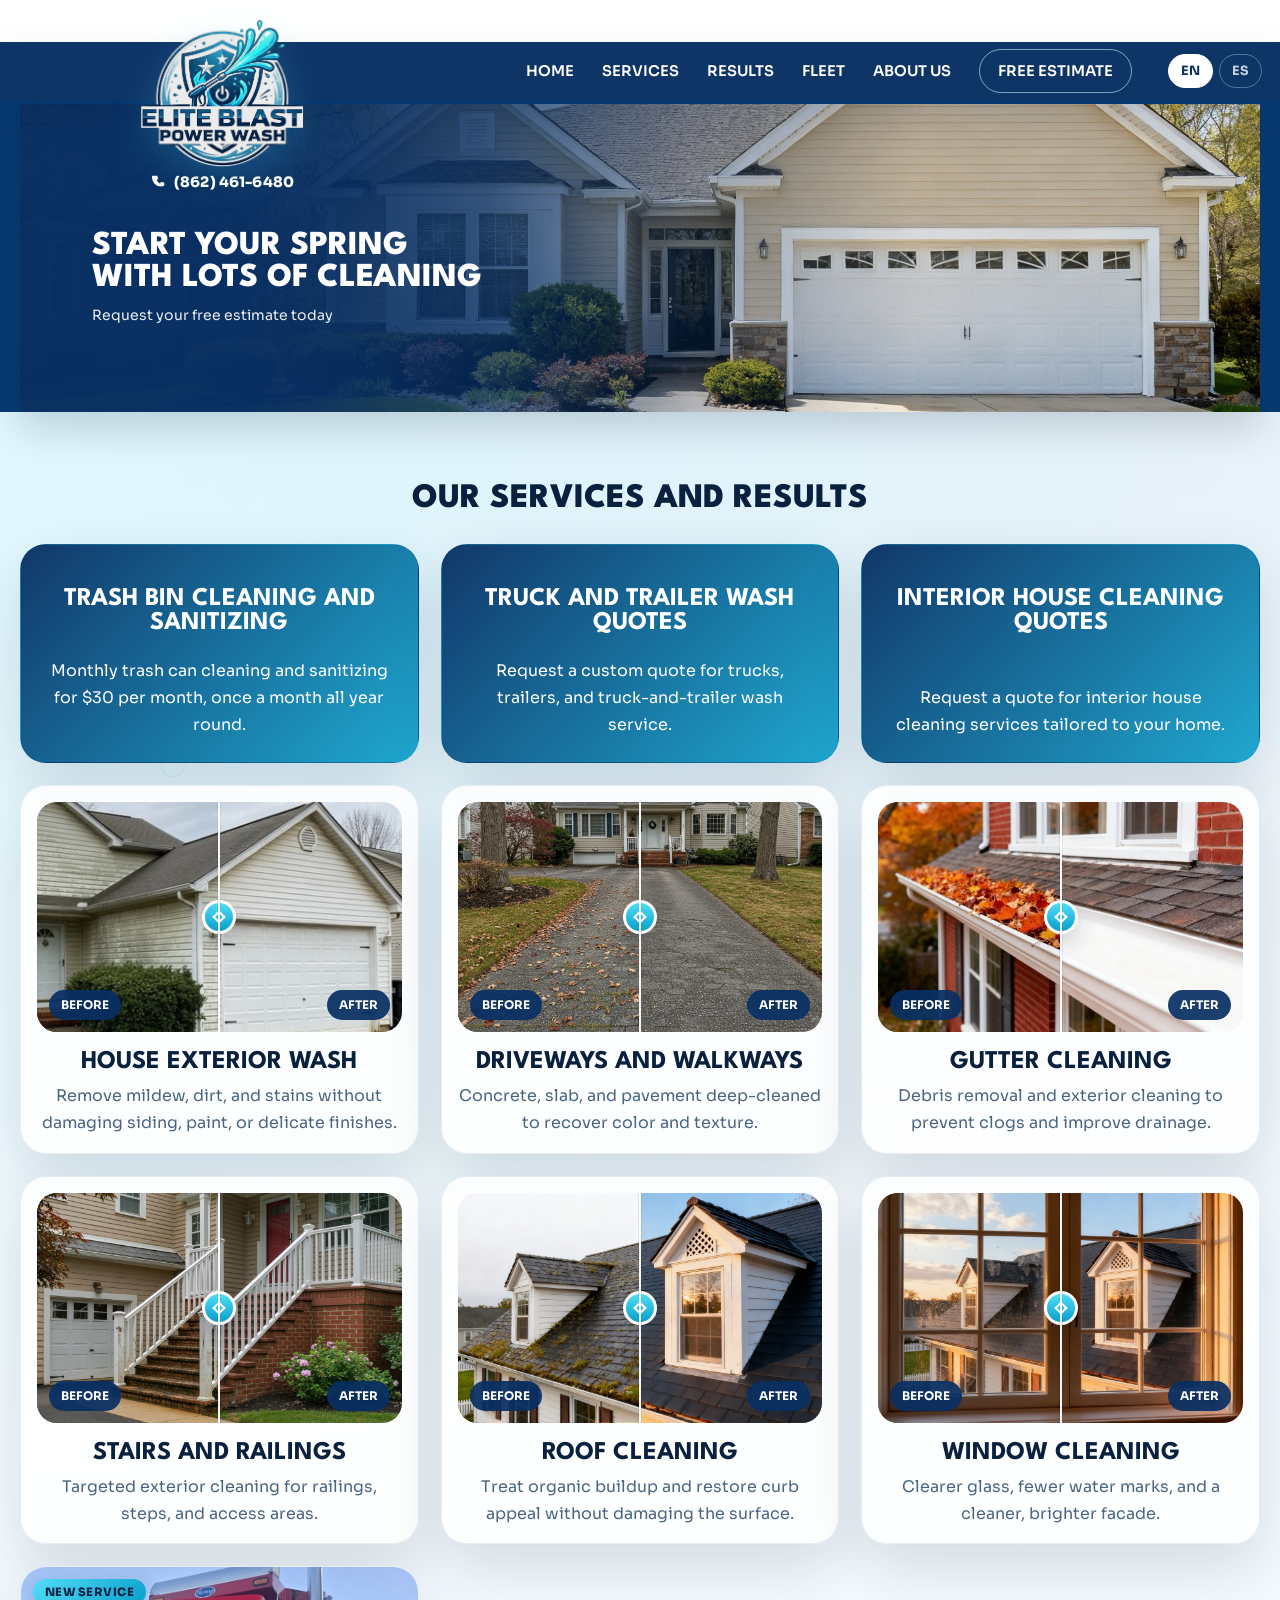
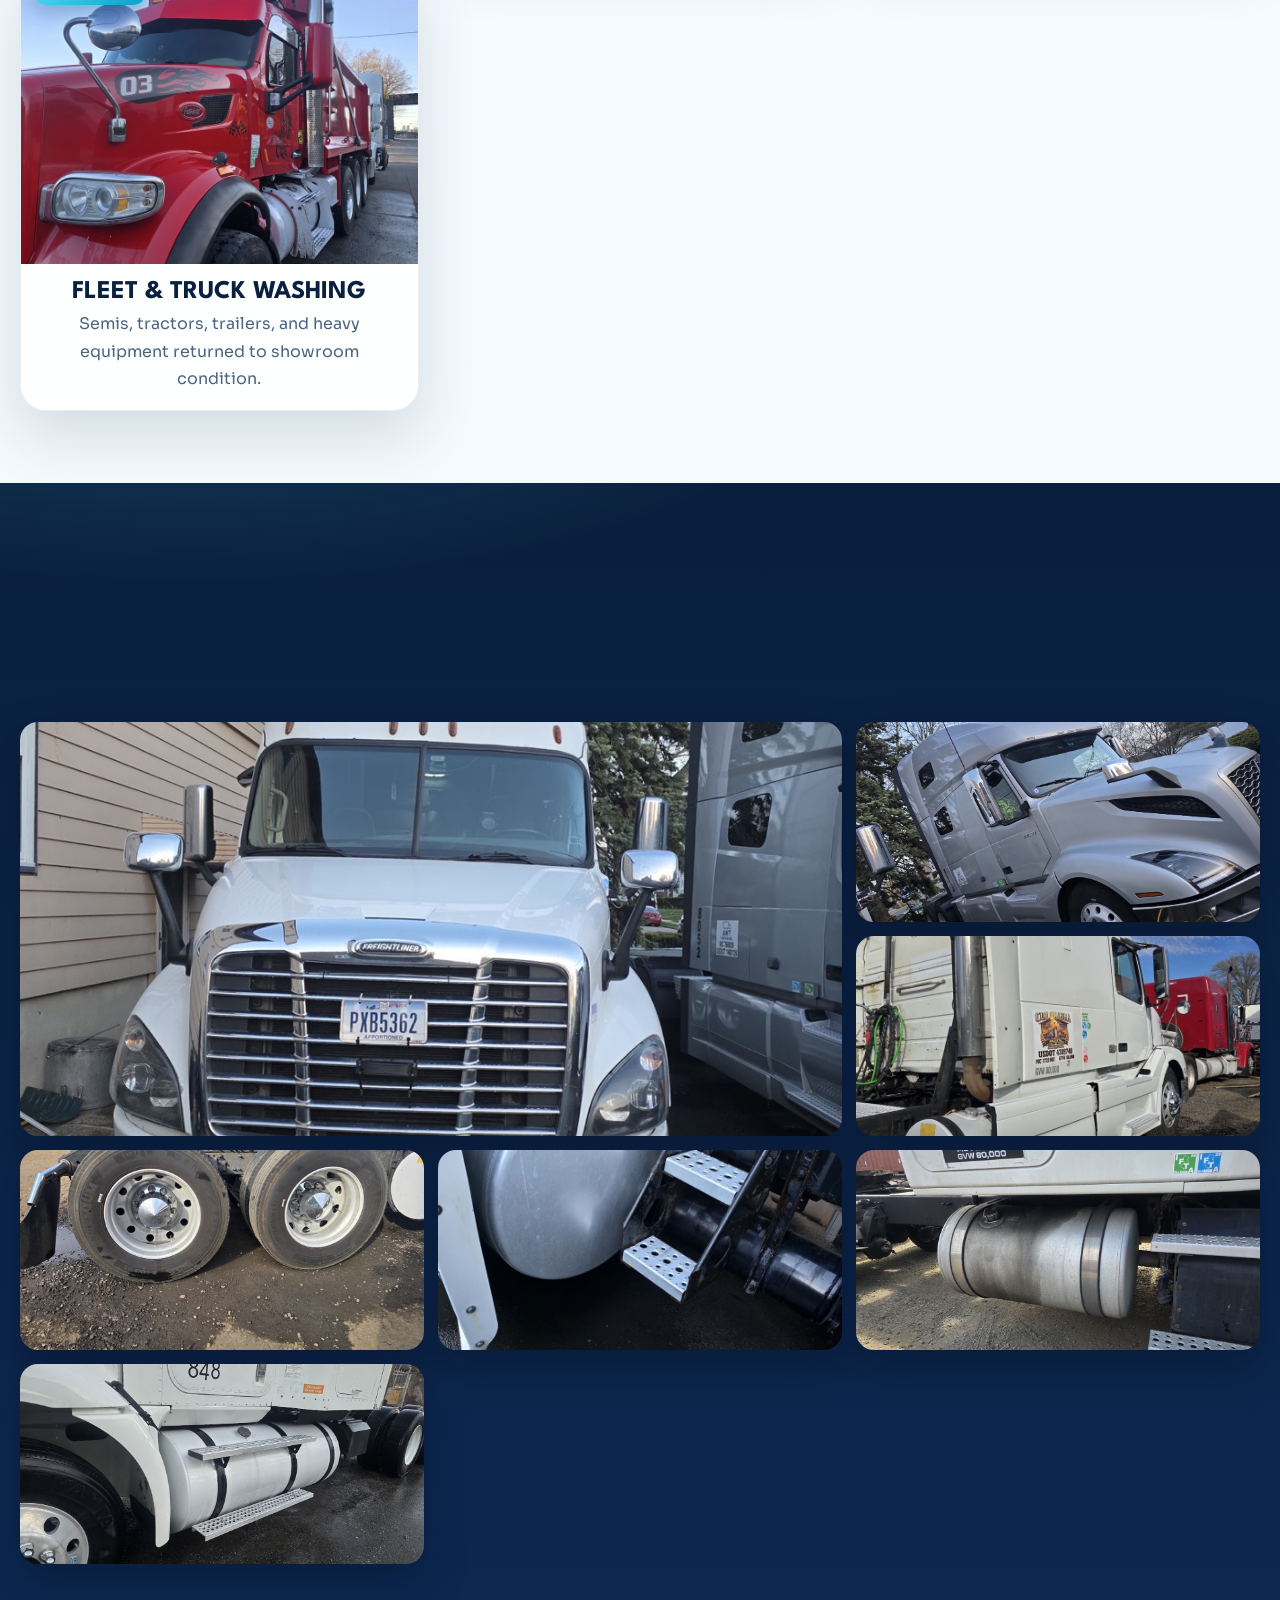
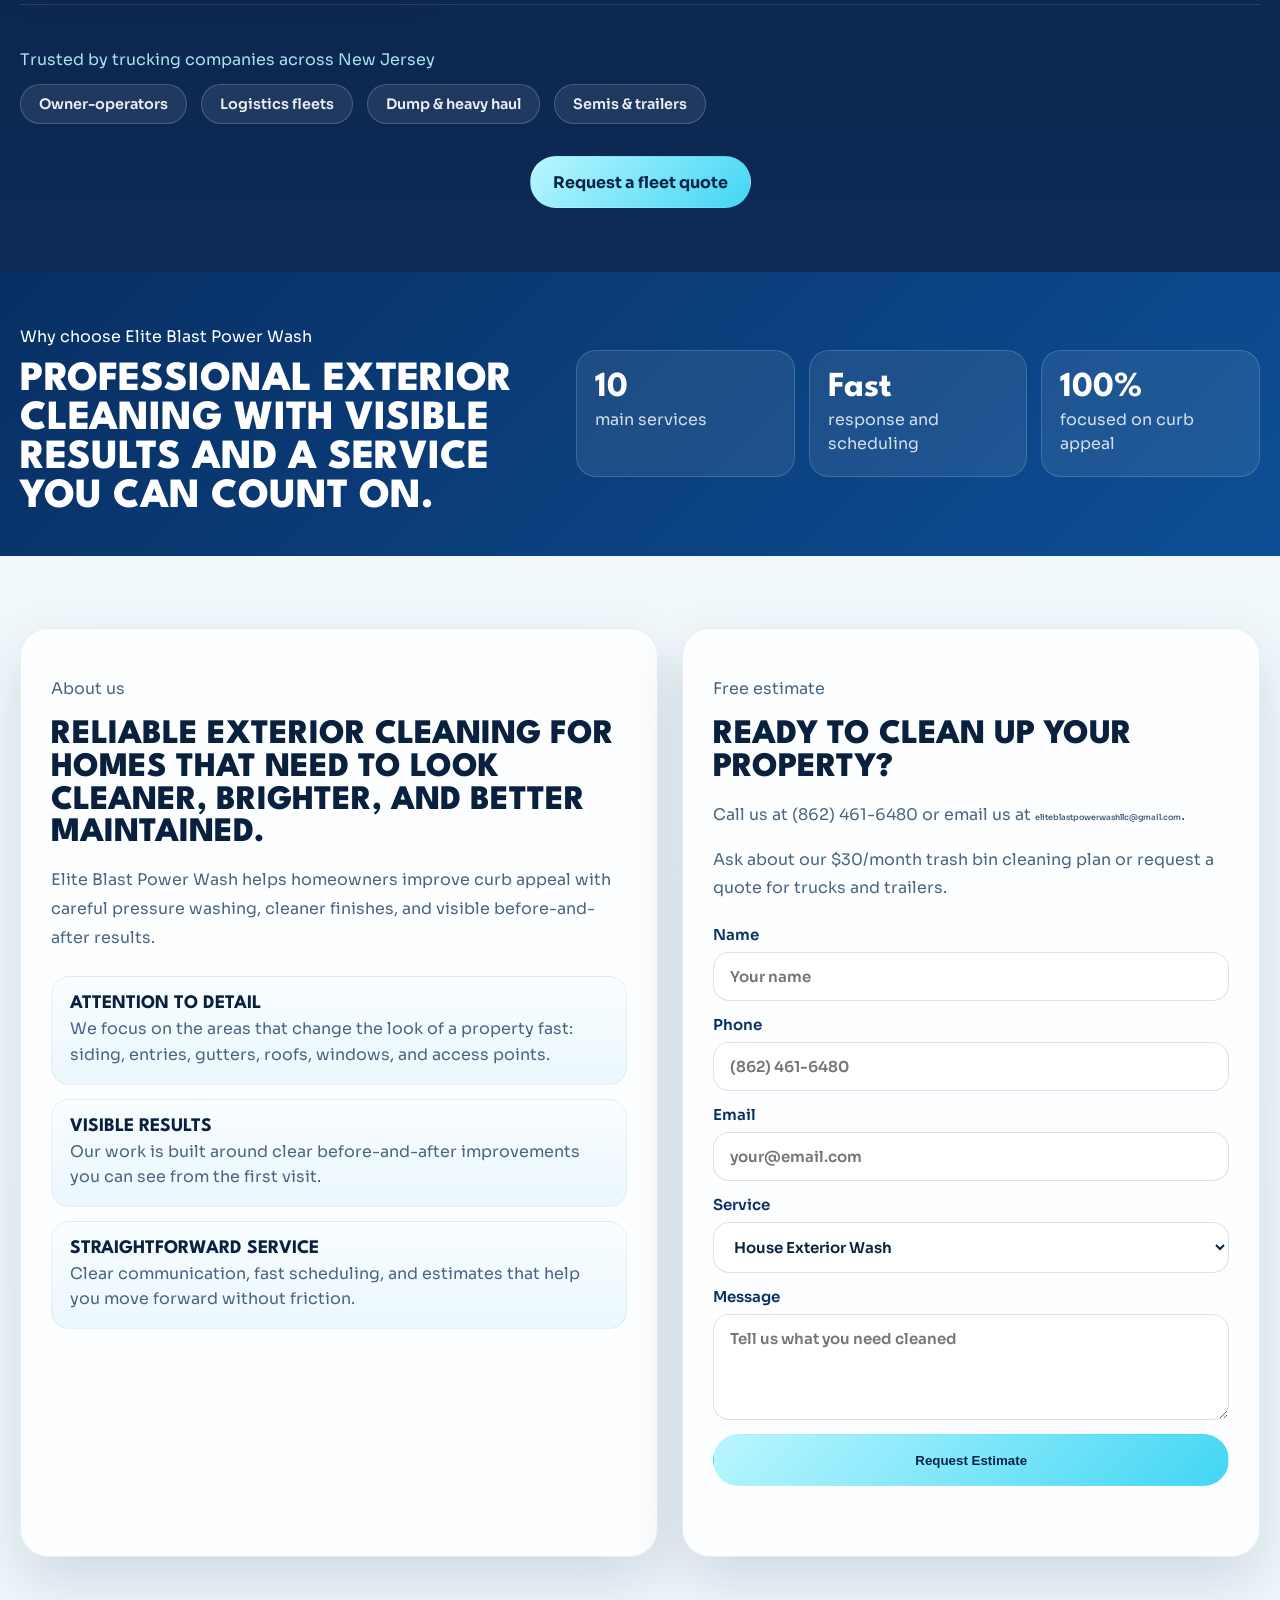
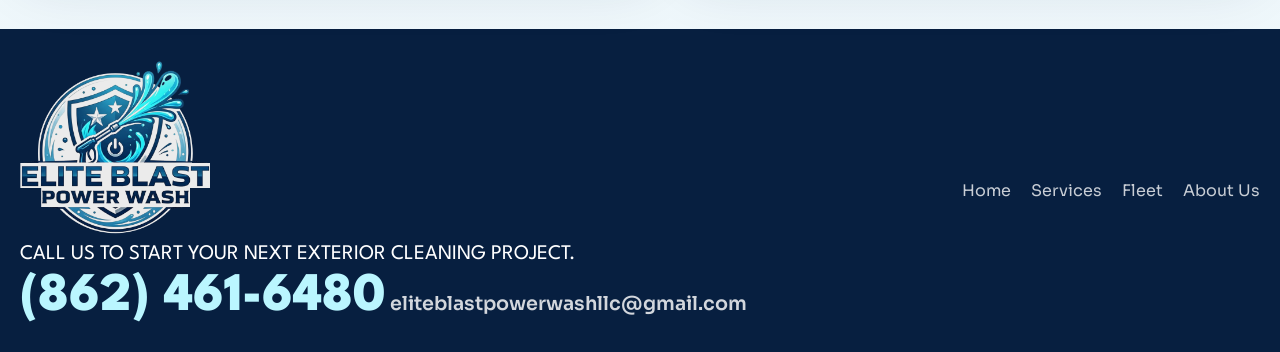
<file: index.html>
<!DOCTYPE html>
<html lang="en">
  <head>
    <meta charset="UTF-8" />
    <meta name="viewport" content="width=device-width, initial-scale=1.0" />
    <title>Elite Blast Power Wash</title>
    <meta
      name="description"
      content="Professional exterior cleaning for homes, driveways, gutters, roofs, windows, and more."
    />
    <link rel="preconnect" href="https://fonts.googleapis.com" />
    <link rel="preconnect" href="https://fonts.gstatic.com" crossorigin />
    <link
      href="https://fonts.googleapis.com/css2?family=League+Spartan:wght@400;500;700;800&family=Sora:wght@400;500;600;700&display=swap"
      rel="stylesheet"
    />
    <link rel="stylesheet" href="styles.css?v=20260417-1" />
    <script>
      window.dataLayer = window.dataLayer || [];
    </script>
  </head>
  <body>
    <!-- Hostinger deploy trigger -->
    <div class="page-shell">
      <header class="site-header">
        <div class="header-top-strip" aria-hidden="true"></div>
        <div class="container nav-wrap">
          <a class="brand" href="#inicio" aria-label="Elite Blast Power Wash">
            <img class="brand-logo" src="assets/logo-elite-blast.png" alt="Elite Blast Power Wash" />
            <span class="brand-phone">
              <svg viewBox="0 0 24 24" aria-hidden="true" class="brand-phone-icon">
                <path
                  d="M7.2 2.6h3.1c.5 0 .9.3 1 .8l.7 3.2c.1.4 0 .9-.4 1.1L9.8 9.1a14.3 14.3 0 0 0 5.1 5.1l1.4-1.8c.3-.4.7-.5 1.1-.4l3.2.7c.5.1.8.5.8 1v3.1c0 .6-.5 1.1-1.1 1.1C10.5 21 3 13.5 3 3.7c0-.6.5-1.1 1.1-1.1h3.1Z"
                  fill="currentColor"
                />
              </svg>
              <span class="phone-number" data-phone-display data-phone-en="(862) 461-6480" data-phone-es="(201) 589-7668">(862) 461-6480</span>
            </span>
          </a>

          <button class="menu-toggle" type="button" aria-expanded="false" aria-label="Open menu">
            <span></span>
            <span></span>
            <span></span>
          </button>

          <nav class="site-nav">
            <a href="#inicio" data-i18n="nav.home">Home</a>
            <a href="#servicios" data-i18n="nav.services">Services</a>
            <a href="#resultados" data-i18n="nav.results">Results</a>
            <a href="#fleet" data-i18n="nav.fleet">Fleet</a>
            <a href="#nosotros" data-i18n="nav.about">About Us</a>
            <a href="#contacto" class="nav-cta" data-i18n="nav.cta">Free Estimate</a>
          </nav>
          <div class="language-switcher" aria-label="Language switcher">
            <button type="button" class="lang-button is-active" data-lang="en">EN</button>
            <button type="button" class="lang-button" data-lang="es">ES</button>
          </div>
        </div>
      </header>

      <main>
        <section class="hero" id="inicio">
          <div class="container hero-stage" data-reveal>
            <img src="assets/hero-house.jpeg" alt="Clean suburban house exterior" class="hero-photo" />
            <div class="hero-copy">
              <h1 data-i18n-html="hero.title">Start your spring<br />with lots of cleaning</h1>
              <p class="hero-subtitle" data-i18n="hero.subtitle">Request your free estimate today</p>
            </div>
          </div>
        </section>

        <section class="services" id="servicios">
          <div class="container">
            <div class="section-heading" data-reveal>
              <h2 data-i18n="services.title">Our services and results</h2>
            </div>

            <div class="service-featured-grid">
              <article class="service-card service-card-featured" data-reveal>
                <h3 data-i18n="cards.bin.title">Trash Bin Cleaning and Sanitizing</h3>
                <p data-i18n="cards.bin.copy">Monthly trash can cleaning and sanitizing for $30 per month, once a month all year round.</p>
              </article>

              <article class="service-card service-card-featured" data-reveal>
                <h3 data-i18n="cards.truck.title">Truck and Trailer Wash Quotes</h3>
                <p data-i18n="cards.truck.copy">Request a custom quote for trucks, trailers, and truck-and-trailer wash service.</p>
              </article>

              <article class="service-card service-card-featured" data-reveal>
                <h3 data-i18n="cards.interior.title">Interior House Cleaning Quotes</h3>
                <p data-i18n="cards.interior.copy">Request a quote for interior house cleaning services tailored to your home.</p>
              </article>
            </div>

            <div class="service-grid" id="resultados">
              <article class="service-card" data-reveal>
                <div class="comparison comparison-real" data-before-after style="--split: 50%;">
                  <img
                    src="assets/house-before.jpeg"
                    alt="Antes del lavado exterior de la casa"
                    class="comparison-image comparison-image-base"
                  />
                  <div class="comparison-overlay">
                    <img
                      src="assets/house-after.jpeg"
                      alt="Después del lavado exterior de la casa"
                      class="comparison-image"
                    />
                  </div>
                  <span class="tag tag-left" data-i18n="compare.before">Before</span>
                  <span class="tag tag-right" data-i18n="compare.after">After</span>
                  <div class="split-handle"></div>
                  <input
                    class="comparison-range"
                    type="range"
                    min="0"
                    max="100"
                    value="50"
                    aria-label="Compare before and after"
                  />
                </div>
                <h3 data-i18n="cards.house.title">House Exterior Wash</h3>
                <p data-i18n="cards.house.copy">Remove mildew, dirt, and stains without damaging siding, paint, or delicate finishes.</p>
              </article>

              <article class="service-card" data-reveal>
                <div class="comparison comparison-real" data-before-after style="--split: 50%;">
                  <img
                    src="assets/entrada-after.jpeg"
                    alt="Comparativa antes y después de limpieza de driveway"
                    class="comparison-image comparison-image-base"
                  />
                  <div class="comparison-overlay">
                    <img
                      src="assets/entrada-before.jpeg"
                      alt="Comparativa antes y después de limpieza de driveway"
                      class="comparison-image"
                    />
                  </div>
                  <span class="tag tag-left" data-i18n="compare.before">Before</span>
                  <span class="tag tag-right" data-i18n="compare.after">After</span>
                  <div class="split-handle"></div>
                  <input
                    class="comparison-range"
                    type="range"
                    min="0"
                    max="100"
                    value="50"
                    aria-label="Compare before and after"
                  />
                </div>
                <h3 data-i18n="cards.driveway.title">Driveways and Walkways</h3>
                <p data-i18n="cards.driveway.copy">Concrete, slab, and pavement deep-cleaned to recover color and texture.</p>
              </article>

              <article class="service-card" data-reveal>
                <div class="comparison comparison-real" data-before-after style="--split: 50%;">
                  <img
                    src="assets/canalon-after.jpeg"
                    alt="Comparativa antes y después de limpieza de canalones"
                    class="comparison-image comparison-image-base"
                  />
                  <div class="comparison-overlay">
                    <img
                      src="assets/canalon-before.jpeg"
                      alt="Comparativa antes y después de limpieza de canalones"
                      class="comparison-image"
                    />
                  </div>
                  <span class="tag tag-left" data-i18n="compare.before">Before</span>
                  <span class="tag tag-right" data-i18n="compare.after">After</span>
                  <div class="split-handle"></div>
                  <input
                    class="comparison-range"
                    type="range"
                    min="0"
                    max="100"
                    value="50"
                    aria-label="Compare before and after"
                  />
                </div>
                <h3 data-i18n="cards.gutter.title">Gutter Cleaning</h3>
                <p data-i18n="cards.gutter.copy">Debris removal and exterior cleaning to prevent clogs and improve drainage.</p>
              </article>

              <article class="service-card" data-reveal>
                <div class="comparison comparison-real" data-before-after style="--split: 50%;">
                  <img
                    src="assets/escaleras-after.jpeg"
                    alt="Comparativa antes y después en escaleras y railings"
                    class="comparison-image comparison-image-base"
                  />
                  <div class="comparison-overlay">
                    <img
                      src="assets/escaleras-before.jpeg"
                      alt="Comparativa antes y después en escaleras y railings"
                      class="comparison-image"
                    />
                  </div>
                  <span class="tag tag-left" data-i18n="compare.before">Before</span>
                  <span class="tag tag-right" data-i18n="compare.after">After</span>
                  <div class="split-handle"></div>
                  <input
                    class="comparison-range"
                    type="range"
                    min="0"
                    max="100"
                    value="50"
                    aria-label="Compare before and after"
                  />
                </div>
                <h3 data-i18n="cards.stairs.title">Stairs and Railings</h3>
                <p data-i18n="cards.stairs.copy">Targeted exterior cleaning for railings, steps, and access areas.</p>
              </article>

              <article class="service-card" data-reveal>
                <div class="comparison comparison-real" data-before-after style="--split: 50%;">
                  <img
                    src="assets/tejado-after.jpeg"
                    alt="Comparativa antes y después de limpieza de techo"
                    class="comparison-image comparison-image-base"
                  />
                  <div class="comparison-overlay">
                    <img
                      src="assets/tejado-before.jpeg"
                      alt="Comparativa antes y después de limpieza de techo"
                      class="comparison-image"
                    />
                  </div>
                  <span class="tag tag-left" data-i18n="compare.before">Before</span>
                  <span class="tag tag-right" data-i18n="compare.after">After</span>
                  <div class="split-handle"></div>
                  <input
                    class="comparison-range"
                    type="range"
                    min="0"
                    max="100"
                    value="50"
                    aria-label="Compare before and after"
                  />
                </div>
                <h3 data-i18n="cards.roof.title">Roof Cleaning</h3>
                <p data-i18n="cards.roof.copy">Treat organic buildup and restore curb appeal without damaging the surface.</p>
              </article>

              <article class="service-card" data-reveal>
                <div class="comparison comparison-real" data-before-after style="--split: 50%;">
                  <img
                    src="assets/ventana-after.jpeg"
                    alt="Comparativa antes y después de limpieza de ventanas"
                    class="comparison-image comparison-image-base"
                  />
                  <div class="comparison-overlay">
                    <img
                      src="assets/ventana-before.jpeg"
                      alt="Comparativa antes y después de limpieza de ventanas"
                      class="comparison-image"
                    />
                  </div>
                  <span class="tag tag-left" data-i18n="compare.before">Before</span>
                  <span class="tag tag-right" data-i18n="compare.after">After</span>
                  <div class="split-handle"></div>
                  <input
                    class="comparison-range"
                    type="range"
                    min="0"
                    max="100"
                    value="50"
                    aria-label="Compare before and after"
                  />
                </div>
                <h3 data-i18n="cards.window.title">Window Cleaning</h3>
                <p data-i18n="cards.window.copy">Clearer glass, fewer water marks, and a cleaner, brighter facade.</p>
              </article>

              <a href="#fleet" class="service-card service-card-fleet" data-reveal>
                <div class="fleet-preview">
                  <img
                    src="assets/truck-hero.jpeg?v=20260417-1"
                    alt="Peterbilt tractor after professional wash"
                    class="fleet-preview-image"
                    loading="lazy"
                  />
                  <span class="fleet-preview-badge" data-i18n="fleet.badge">New service</span>
                </div>
                <h3 data-i18n="cards.fleet.title">Fleet &amp; Truck Washing</h3>
                <p data-i18n="cards.fleet.copy">Semis, tractors, trailers, and heavy equipment returned to showroom condition.</p>
              </a>

            </div>
          </div>
        </section>

        <section class="fleet-showcase" id="fleet">
          <div class="container">
            <div class="section-heading" data-reveal>
              <p class="eyebrow" data-i18n="fleet.eyebrow">Fleet &amp; commercial</p>
              <h2 data-i18n="fleet.title">Built to make your fleet shine</h2>
              <p class="fleet-lead" data-i18n="fleet.lead">From single tractors to full fleets, we wash the detail your drivers notice: cabs, grilles, mirrors, tanks, wheels, steps, and trailers.</p>
            </div>
            <div class="fleet-gallery" data-reveal>
              <figure class="fleet-item fleet-item-wide">
                <img src="assets/truck-front.jpeg?v=20260417-1" alt="Freightliner tractor front after detail wash" loading="lazy" />
              </figure>
              <figure class="fleet-item">
                <img src="assets/truck-volvo.jpeg?v=20260417-1" alt="Volvo tractor polished silver" loading="lazy" />
              </figure>
              <figure class="fleet-item">
                <img src="assets/truck-rear.jpeg?v=20260417-1" alt="Freightliner sleeper washed clean" loading="lazy" />
              </figure>
              <figure class="fleet-item">
                <img src="assets/truck-wheels.jpeg?v=20260417-1" alt="Drive axle tires and wheels cleaned" loading="lazy" />
              </figure>
              <figure class="fleet-item">
                <img src="assets/truck-tank.jpeg?v=20260417-1" alt="Polished aluminum air tank" loading="lazy" />
              </figure>
              <figure class="fleet-item">
                <img src="assets/truck-fuel.jpeg?v=20260417-1" alt="Bright aluminum fuel tank" loading="lazy" />
              </figure>
              <figure class="fleet-item">
                <img src="assets/truck-steps.jpeg?v=20260417-1" alt="Clean tractor fuel tank and steps" loading="lazy" />
              </figure>
            </div>
            <div class="trusted-by" data-reveal>
              <p class="eyebrow" data-i18n="fleet.trusted">Trusted by trucking companies across New Jersey</p>
              <ul class="trusted-list">
                <li data-i18n="fleet.cat.owner">Owner-operators</li>
                <li data-i18n="fleet.cat.logistics">Logistics fleets</li>
                <li data-i18n="fleet.cat.dump">Dump &amp; heavy haul</li>
                <li data-i18n="fleet.cat.semis">Semis &amp; trailers</li>
              </ul>
            </div>
            <div class="fleet-cta" data-reveal>
              <a href="#contacto" class="button button-primary" data-i18n="fleet.cta">Request a fleet quote</a>
            </div>
          </div>
        </section>

        <section class="trust-band">
          <div class="container trust-grid" data-reveal>
            <div>
              <p class="eyebrow" data-i18n="trust.eyebrow">Why choose Elite Blast Power Wash</p>
              <h2 data-i18n="trust.title">Professional exterior cleaning with visible results and a service you can count on.</h2>
            </div>
            <div class="trust-metrics">
              <div>
                <strong>10</strong>
                <span data-i18n="trust.metric1">main services</span>
              </div>
              <div>
                <strong data-i18n="trust.metric2Value">Fast</strong>
                <span data-i18n="trust.metric2">response and scheduling</span>
              </div>
              <div>
                <strong>100%</strong>
                <span data-i18n="trust.metric3">focused on curb appeal</span>
              </div>
            </div>
          </div>
        </section>

        <section class="about-contact" id="nosotros">
          <div class="container about-contact-grid">
            <div class="about-panel" data-reveal>
              <p class="eyebrow" data-i18n="about.eyebrow">About us</p>
              <h2 data-i18n="about.title">Elite Blast Power Wash presents itself as a clean, technical, and reliable brand.</h2>
              <p>
                <span data-i18n="about.copy">This direction takes the strongest elements from your references: deep blue, aqua accents, before-and-after focus, direct messaging, and a premium-clean feel.</span>
              </p>
              <div class="feature-list">
                <div>
                  <strong data-i18n="about.feature1.title">Recognizable branding</strong>
                  <span data-i18n="about.feature1.copy">The real logo is now integrated into the main conversion points.</span>
                </div>
                <div>
                  <strong data-i18n="about.feature2.title">Clear services</strong>
                  <span data-i18n="about.feature2.copy">Eight main service categories stay visible without overloading the home page.</span>
                </div>
                <div>
                  <strong data-i18n="about.feature3.title">Direct conversion</strong>
                  <span data-i18n="about.feature3.copy">Buttons, phone, and form are aligned with the commercial goal.</span>
                </div>
              </div>
            </div>

            <section class="contact-panel" id="contacto" data-reveal>
              <p class="eyebrow" data-i18n="contact.eyebrow">Free estimate</p>
              <h2 data-i18n="contact.title">Ready for a production-ready version?</h2>
              <p><span data-i18n="contact.copy">Call us at</span> <a href="tel:+18624616480" data-phone-link data-phone-href-en="tel:+18624616480" data-phone-href-es="tel:+12015897668"><span data-phone-display data-phone-en="(862) 461-6480" data-phone-es="(201) 589-7668">(862) 461-6480</span></a> <span data-i18n="contact.copy2">or email us at</span> <a class="contact-email" href="mailto:eliteblastpowerwashllc@gmail.com">eliteblastpowerwashllc@gmail.com</a>.</p>
              <p data-i18n="contact.copy3">Ask about our $30/month trash bin cleaning plan or request a quote for trucks and trailers.</p>

              <form class="contact-form" action="contact.php" method="post" novalidate>
                <label>
                  <span data-i18n="form.name">Name</span>
                  <input type="text" name="name" placeholder="Your name" data-i18n-placeholder="form.namePlaceholder" required />
                </label>
                <label>
                  <span data-i18n="form.phone">Phone</span>
                  <input type="tel" name="phone" placeholder="(862) 461-6480" data-i18n-placeholder="form.phonePlaceholder" required />
                </label>
                <label>
                  <span data-i18n="form.email">Email</span>
                  <input type="email" name="email" placeholder="your@email.com" data-i18n-placeholder="form.emailPlaceholder" required />
                </label>
                <label>
                  <span data-i18n="form.service">Service</span>
                  <select name="service" required>
                    <option data-i18n="cards.house.title">House Exterior Wash</option>
                    <option data-i18n="cards.driveway.title">Driveways and Walkways</option>
                    <option data-i18n="cards.gutter.title">Gutter Cleaning</option>
                    <option data-i18n="cards.stairs.title">Stairs and Railings</option>
                    <option data-i18n="cards.roof.title">Roof Cleaning</option>
                    <option data-i18n="cards.window.title">Window Cleaning</option>
                    <option data-i18n="cards.fleet.title">Fleet &amp; Truck Washing</option>
                    <option data-i18n="cards.bin.title">Trash Bin Cleaning and Sanitizing</option>
                    <option data-i18n="cards.truck.title">Truck and Trailer Wash Quotes</option>
                    <option data-i18n="cards.interior.title">Interior House Cleaning Quotes</option>
                  </select>
                </label>
                <label>
                  <span data-i18n="form.message">Message</span>
                  <textarea name="message" rows="4" placeholder="Tell us what you need cleaned" data-i18n-placeholder="form.messagePlaceholder" required></textarea>
                </label>
                <input type="text" name="company" tabindex="-1" autocomplete="off" class="contact-honeypot" aria-hidden="true" />
                <div class="turnstile-wrap" hidden>
                  <div class="cf-turnstile"></div>
                </div>
                <button type="submit" class="button button-primary" data-i18n="form.submit">Request Estimate</button>
                <p class="form-status" aria-live="polite"></p>
              </form>
            </section>
          </div>
        </section>
      </main>

      <footer class="site-footer">
        <div class="container footer-wrap">
          <div>
            <img src="assets/logo-elite-blast.png" alt="Elite Blast Power Wash" class="footer-logo" />
            <p class="footer-cta" data-i18n="footer.cta">Call us to start your next exterior cleaning project.</p>
            <a class="footer-phone" href="tel:+18624616480" data-phone-link data-phone-href-en="tel:+18624616480" data-phone-href-es="tel:+12015897668"><span data-phone-display data-phone-en="(862) 461-6480" data-phone-es="(201) 589-7668">(862) 461-6480</span></a>
            <a class="footer-email" href="mailto:eliteblastpowerwashllc@gmail.com">eliteblastpowerwashllc@gmail.com</a>
          </div>
          <div class="footer-links">
            <a href="#inicio" data-i18n="nav.home">Home</a>
            <a href="#servicios" data-i18n="nav.services">Services</a>
            <a href="#fleet" data-i18n="nav.fleet">Fleet</a>
            <a href="#nosotros" data-i18n="nav.about">About Us</a>
          </div>
        </div>
      </footer>
    </div>

    <script src="script.js?v=20260417-1"></script>
  </body>
</html>
</file>
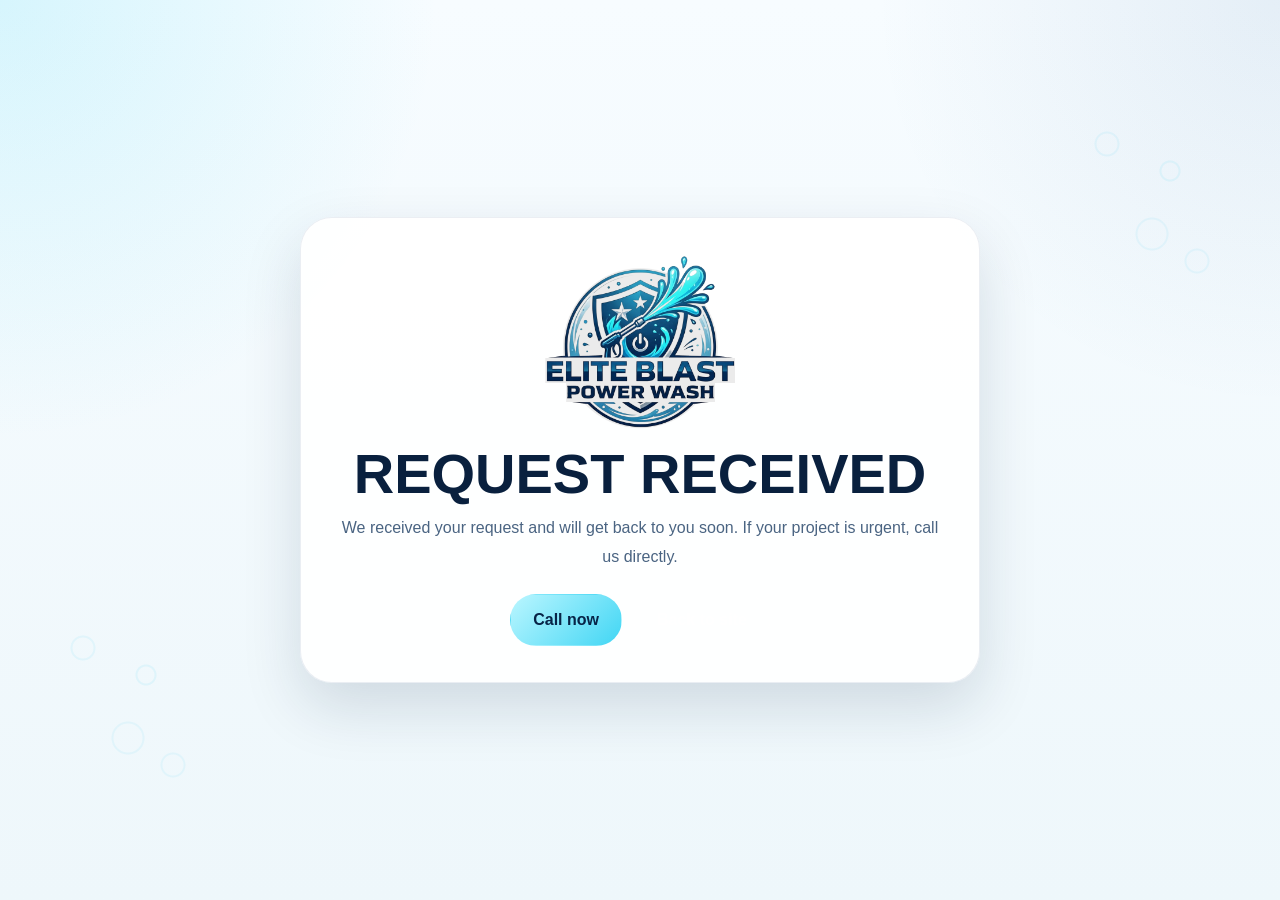
<file: thank-you.html>
<!DOCTYPE html>
<html lang="en">
  <head>
    <meta charset="UTF-8" />
    <meta name="viewport" content="width=device-width, initial-scale=1.0" />
    <title>Thank you | Elite Blast Power Wash</title>
    <meta name="description" content="Thank you for contacting Elite Blast Power Wash." />
    <link rel="stylesheet" href="styles.css" />
    <style>
      .thanks-shell {
        min-height: 100vh;
        display: grid;
        place-items: center;
        padding: 32px 16px;
      }

      .thanks-card {
        width: min(680px, 100%);
        padding: 36px;
        border-radius: 32px;
        background: rgba(255, 255, 255, 0.92);
        border: 1px solid rgba(8, 47, 99, 0.08);
        box-shadow: var(--shadow);
        text-align: center;
      }

      .thanks-card h1 {
        margin: 0 0 14px;
        font-family: "League Spartan", sans-serif;
        font-size: clamp(2.3rem, 5vw, 3.5rem);
        line-height: 0.95;
        text-transform: uppercase;
      }

      .thanks-card p {
        margin: 0 0 22px;
        color: var(--muted);
        line-height: 1.8;
      }

      .thanks-actions {
        display: flex;
        justify-content: center;
        gap: 12px;
        flex-wrap: wrap;
      }
    </style>
  </head>
  <body>
    <main class="thanks-shell">
      <section class="thanks-card">
        <img src="assets/logo-elite-blast.png" alt="Elite Blast Power Wash" class="footer-logo" style="margin: 0 auto 18px;" />
        <h1 id="thanks-title">Request received</h1>
        <p id="thanks-copy">We received your request and will get back to you soon. If your project is urgent, call us directly.</p>
        <div class="thanks-actions">
          <a class="button button-primary" href="tel:+12015897668" id="thanks-call">Call now</a>
          <a class="button button-secondary" href="index.html" id="thanks-home">Back to site</a>
        </div>
      </section>
    </main>
    <script>
      const lang = new URLSearchParams(window.location.search).get("lang") === "es" ? "es" : "en";
      const copy = {
        en: {
          title: "Request received",
          body: "We received your request and will get back to you soon. If your project is urgent, call us directly.",
          call: "Call now",
          home: "Back to site"
        },
        es: {
          title: "Solicitud recibida",
          body: "Hemos recibido tu solicitud y te responderemos pronto. Si tu proyecto es urgente, llamanos directamente.",
          call: "Llamar ahora",
          home: "Volver a la web"
        }
      }[lang];

      document.documentElement.lang = lang;
      document.getElementById("thanks-title").textContent = copy.title;
      document.getElementById("thanks-copy").textContent = copy.body;
      document.getElementById("thanks-call").textContent = copy.call;
      document.getElementById("thanks-home").textContent = copy.home;
    </script>
  </body>
</html>
</file>
<file: styles.css>
:root {
  --bg: #eef7fb;
  --surface: #ffffff;
  --surface-strong: #082f63;
  --surface-soft: #dff8ff;
  --text: #09203e;
  --muted: #4a6482;
  --line: rgba(8, 47, 99, 0.12);
  --primary: #0d4f96;
  --primary-strong: #082f63;
  --accent: #42d6f4;
  --accent-soft: #baf6ff;
  --shadow: 0 24px 60px rgba(9, 32, 62, 0.14);
}

* {
  box-sizing: border-box;
}

html {
  scroll-behavior: smooth;
}

body {
  margin: 0;
  font-family: "Sora", sans-serif;
  color: var(--text);
  background:
    radial-gradient(circle at top left, rgba(66, 214, 244, 0.18), transparent 28%),
    radial-gradient(circle at top right, rgba(13, 79, 150, 0.08), transparent 26%),
    linear-gradient(180deg, #f7fcff 0%, var(--bg) 100%);
}

body::before,
body::after {
  content: "";
  position: fixed;
  inset: auto auto 12% 3%;
  width: 180px;
  height: 180px;
  pointer-events: none;
  opacity: 0.18;
  background:
    radial-gradient(circle at 25% 20%, transparent 0 10px, rgba(66, 214, 244, 0.5) 11px 12px, transparent 13px),
    radial-gradient(circle at 60% 35%, transparent 0 8px, rgba(66, 214, 244, 0.55) 9px 10px, transparent 11px),
    radial-gradient(circle at 50% 70%, transparent 0 14px, rgba(66, 214, 244, 0.45) 15px 16px, transparent 17px),
    radial-gradient(circle at 75% 85%, transparent 0 10px, rgba(66, 214, 244, 0.45) 11px 12px, transparent 13px);
}

body::after {
  inset: 12% 3% auto auto;
}

a {
  color: inherit;
  text-decoration: none;
}

img,
svg {
  display: block;
  max-width: 100%;
}

.container {
  width: min(1240px, calc(100% - 32px));
  margin: 0 auto;
}

.page-shell {
  overflow: clip;
}

.site-header {
  position: sticky;
  top: 0;
  z-index: 20;
  background: #ffffff;
  overflow: visible;
  border-bottom: 0;
}

.site-header .nav-wrap {
  width: 100%;
  margin: 0;
}

.header-top-strip {
  height: 42px;
  background: #ffffff;
}

.nav-wrap {
  position: relative;
  display: flex;
  align-items: center;
  justify-content: space-between;
  gap: 24px;
  min-height: 58px;
  padding-left: 0;
  padding-right: 18px;
  background: rgba(8, 47, 99, 0.97);
  box-shadow: 0 18px 40px rgba(9, 32, 62, 0.12);
}

.brand {
  position: absolute;
  left: 136px;
  top: -24px;
  z-index: 2;
  display: flex;
  flex-direction: column;
  align-items: center;
  width: 172px;
  text-align: center;
}

.brand-logo {
  width: 162px;
  max-width: 162px;
  filter: drop-shadow(0 12px 18px rgba(66, 214, 244, 0.2));
}

.brand-phone {
  display: inline-flex;
  align-items: center;
  justify-content: center;
  gap: 8px;
  margin-top: 6px;
  font-size: 0.9rem;
  font-weight: 800;
  letter-spacing: 0.01em;
  color: #ffffff;
  text-shadow: 0 2px 8px rgba(3, 22, 45, 0.35);
}

.brand-phone-icon {
  width: 16px;
  height: 16px;
  flex: 0 0 16px;
}

.site-nav {
  display: flex;
  align-items: center;
  gap: 28px;
  color: #fff;
  font-size: 0.92rem;
  font-weight: 600;
  text-transform: uppercase;
  margin-left: auto;
}

.site-nav a {
  position: relative;
}

.site-nav a::after {
  content: "";
  position: absolute;
  left: 0;
  bottom: -6px;
  width: 100%;
  height: 2px;
  background: var(--accent);
  transform: scaleX(0);
  transform-origin: left;
  transition: transform 0.24s ease;
}

.site-nav a:hover::after,
.site-nav a:focus-visible::after {
  transform: scaleX(1);
}

.nav-cta {
  padding: 12px 18px;
  border: 1px solid rgba(186, 246, 255, 0.6);
  border-radius: 999px;
}

.nav-cta::after {
  display: none;
}

.language-switcher {
  display: flex;
  align-items: center;
  gap: 6px;
  margin-left: 12px;
}

.lang-button {
  min-width: 42px;
  height: 34px;
  padding: 0 12px;
  border-radius: 999px;
  border: 1px solid rgba(186, 246, 255, 0.35);
  background: transparent;
  color: rgba(255, 255, 255, 0.78);
  font: inherit;
  font-size: 0.8rem;
  font-weight: 700;
  cursor: pointer;
}

.lang-button.is-active {
  background: #ffffff;
  color: #082f63;
  border-color: #ffffff;
}

.menu-toggle {
  display: none;
  border: 0;
  background: transparent;
  padding: 0;
}

.menu-toggle span {
  display: block;
  width: 28px;
  height: 3px;
  margin: 5px 0;
  border-radius: 999px;
  background: #fff;
}

.hero {
  position: relative;
  padding: 4px 0 0;
  background: #083b73;
  color: #fff;
}

.hero::after {
  display: none;
}

.hero-stage {
  position: relative;
  z-index: 1;
  min-height: 308px;
  overflow: hidden;
  background: #0a3b71;
  box-shadow: 0 16px 36px rgba(2, 18, 38, 0.16);
}

.hero-stage::before {
  content: "";
  position: absolute;
  inset: 0;
  z-index: 1;
  background:
    linear-gradient(90deg, rgba(8, 47, 99, 0.98) 0 18%, rgba(8, 47, 99, 0.93) 26%, rgba(8, 47, 99, 0.76) 38%, rgba(8, 47, 99, 0.3) 54%, rgba(8, 47, 99, 0) 72%);
}

.hero h1,
.section-heading h2,
.trust-band h2,
.about-panel h2,
.contact-panel h2 {
  margin: 0;
  font-family: "League Spartan", sans-serif;
  font-weight: 800;
  line-height: 0.95;
  text-transform: uppercase;
}

.hero h1 {
  max-width: none;
  font-size: clamp(2.1rem, 2.25vw, 2.6rem);
  line-height: 0.94;
  letter-spacing: 0;
}

.hero-copy {
  position: absolute;
  inset: 0 auto 0 0;
  z-index: 2;
  display: flex;
  flex-direction: column;
  justify-content: center;
  width: min(60%, 860px);
  padding: 56px 18px 18px 72px;
}

.hero-subtitle {
  margin: 12px 0 0;
  font-size: 0.88rem;
  color: rgba(255, 255, 255, 0.92);
}

.button {
  display: inline-flex;
  align-items: center;
  justify-content: center;
  min-height: 52px;
  padding: 0 22px;
  border-radius: 999px;
  border: 1px solid transparent;
  font-weight: 700;
  transition: transform 0.24s ease, border-color 0.24s ease, background-color 0.24s ease;
}

.button:hover,
.button:focus-visible {
  transform: translateY(-2px);
}

.button-primary {
  color: #072447;
  background: linear-gradient(135deg, var(--accent-soft), var(--accent));
}

.button-secondary {
  color: #fff;
  border-color: rgba(255, 255, 255, 0.34);
  background: rgba(255, 255, 255, 0.08);
}

.hero-photo {
  width: 100%;
  height: 308px;
  object-fit: cover;
  object-position: 74% center;
}

.services,
.about-contact {
  padding: 72px 0;
}

.section-heading {
  max-width: 760px;
  margin: 0 auto 28px;
  text-align: center;
}

.section-heading h2,
.trust-band h2,
.about-panel h2,
.contact-panel h2 {
  font-size: clamp(2.15rem, 2.4vw, 2.75rem);
}

.section-heading h2 {
  margin-top: 0;
  line-height: 0.92;
}

.service-grid {
  display: grid;
  grid-template-columns: repeat(3, minmax(0, 1fr));
  gap: 22px;
}

.service-featured-grid {
  display: grid;
  grid-template-columns: repeat(3, minmax(0, 1fr));
  gap: 22px;
  margin-bottom: 22px;
  align-items: stretch;
}

.service-featured-grid > .service-card-featured {
  min-width: 0;
}

.service-card,
.about-panel,
.contact-panel {
  background: rgba(255, 255, 255, 0.86);
  border: 1px solid rgba(8, 47, 99, 0.08);
  box-shadow: var(--shadow);
}

.service-card {
  padding: 16px;
  border-radius: 26px;
  text-align: center;
}

.service-card-featured {
  display: grid;
  grid-template-columns: 1fr;
  gap: 14px;
  padding: 24px;
  background: linear-gradient(135deg, rgba(8, 47, 99, 0.96), rgba(9, 159, 203, 0.9));
  color: #fff;
}

.service-card-featured h3,
.service-card-featured p {
  margin: 0;
  color: #fff;
}

.service-card-featured h3 {
  font-size: 1.85rem;
  color: #fff;
}

.service-card-featured p {
  align-self: end;
}

.service-card h3 {
  margin: 18px 0 8px;
  font-family: "League Spartan", sans-serif;
  font-size: 1.6rem;
  text-transform: uppercase;
}

.service-card p {
  margin: 0;
  color: var(--muted);
  line-height: 1.7;
}

.service-card.service-card-featured h3,
.service-card.service-card-featured p {
  color: #fff;
}

.comparison {
  position: relative;
  min-height: 210px;
  border-radius: 20px;
  overflow: hidden;
  background-color: #d7e3ea;
}

.comparison img {
  width: 100%;
  height: 100%;
  min-height: 210px;
  object-fit: cover;
}

.comparison-real {
  --split: 50%;
  min-height: 230px;
}

.comparison-real::after {
  content: "";
  position: absolute;
  top: 0;
  bottom: 0;
  left: var(--split);
  z-index: 2;
  width: 2px;
  background: rgba(255, 255, 255, 0.95);
  box-shadow: 0 0 0 1px rgba(8, 47, 99, 0.08);
  transform: translateX(-50%);
  pointer-events: none;
}

.comparison-real .comparison-image,
.comparison-real .comparison-image-base {
  position: absolute;
  inset: 0;
  width: 100%;
  height: 100%;
  min-height: 230px;
  object-fit: cover;
}

.comparison-image-base {
  position: relative;
  z-index: 0;
}

.comparison-image-placeholder {
  filter: saturate(0.55) brightness(0.78) contrast(0.92);
  transform: scale(1.02);
}

.comparison-overlay {
  position: absolute;
  inset: 0;
  z-index: 1;
  overflow: hidden;
  clip-path: inset(0 calc(100% - var(--split)) 0 0);
}

.comparison-overlay .comparison-image {
  position: absolute;
  inset: 0;
  width: 100%;
  height: 100%;
}

.comparison-range {
  position: absolute;
  inset: 0;
  z-index: 4;
  width: 100%;
  height: 100%;
  margin: 0;
  cursor: ew-resize;
  opacity: 0;
}

.split-handle {
  position: absolute;
  top: 50%;
  left: var(--split, 50%);
  z-index: 2;
  width: 34px;
  height: 34px;
  border-radius: 50%;
  background: linear-gradient(180deg, #52ddf6, #099fcb);
  border: 3px solid #fff;
  box-shadow: 0 8px 22px rgba(9, 32, 62, 0.2);
  transform: translate(-50%, -50%);
}

.split-handle::before,
.split-handle::after {
  content: "";
  position: absolute;
  top: 50%;
  width: 6px;
  height: 6px;
  border-top: 2px solid #fff;
  border-left: 2px solid #fff;
}

.split-handle::before {
  left: 9px;
  transform: translateY(-50%) rotate(-45deg);
}

.split-handle::after {
  right: 9px;
  transform: translateY(-50%) rotate(135deg);
}

.tag {
  position: absolute;
  bottom: 12px;
  z-index: 2;
  padding: 8px 12px;
  border-radius: 999px;
  background: rgba(8, 47, 99, 0.92);
  color: #fff;
  font-size: 0.74rem;
  font-weight: 700;
  text-transform: uppercase;
}

.tag-left { left: 12px; }
.tag-right { right: 12px; }

.trust-band {
  padding: 38px 0;
  background: linear-gradient(135deg, var(--surface-strong), var(--primary));
  color: #fff;
}

.trust-grid {
  display: grid;
  grid-template-columns: minmax(0, 520px) minmax(0, 1fr);
  gap: 36px;
  align-items: start;
}

.trust-grid > div:first-child {
  max-width: 520px;
}

.trust-band .eyebrow {
  margin-bottom: 14px;
}

.trust-band h2 {
  max-width: 520px;
  font-size: clamp(2.6rem, 3vw, 3.5rem);
  line-height: 0.94;
}

.trust-metrics {
  display: grid;
  grid-template-columns: repeat(3, minmax(120px, 1fr));
  gap: 14px;
  align-self: center;
}

.trust-metrics div {
  padding: 20px 18px;
  border-radius: 20px;
  background: rgba(255, 255, 255, 0.08);
  border: 1px solid rgba(186, 246, 255, 0.18);
}

.trust-metrics strong {
  display: block;
  font-family: "League Spartan", sans-serif;
  font-size: 2.2rem;
}

.trust-metrics span {
  display: block;
  margin-top: 4px;
  color: rgba(255, 255, 255, 0.82);
  line-height: 1.5;
}

.about-contact-grid {
  display: grid;
  grid-template-columns: minmax(0, 1.05fr) minmax(320px, 0.95fr);
  gap: 24px;
}

.about-panel,
.contact-panel {
  padding: 30px;
  border-radius: 28px;
}

.about-panel p,
.contact-panel p {
  line-height: 1.8;
  color: var(--muted);
}

.contact-email {
  font-size: 0.5rem;
  font-weight: 600;
  line-height: 1.35;
  word-break: break-word;
}

.feature-list {
  display: grid;
  gap: 14px;
  margin-top: 24px;
}

.feature-list div {
  padding: 18px 18px 16px;
  border-radius: 18px;
  background: linear-gradient(180deg, #f9fdff, #ebf8fd);
  border: 1px solid rgba(8, 47, 99, 0.06);
}

.feature-list strong {
  display: block;
  margin-bottom: 4px;
  font-family: "League Spartan", sans-serif;
  font-size: 1.2rem;
  text-transform: uppercase;
}

.feature-list span {
  color: var(--muted);
  line-height: 1.6;
}

.contact-form {
  display: grid;
  gap: 14px;
  margin-top: 22px;
}

.contact-form label {
  display: grid;
  gap: 8px;
  font-size: 0.94rem;
  font-weight: 600;
  color: var(--primary-strong);
}

.contact-form input,
.contact-form select,
.contact-form textarea {
  width: 100%;
  border: 1px solid rgba(8, 47, 99, 0.14);
  border-radius: 16px;
  padding: 14px 16px;
  font: inherit;
  color: var(--text);
  background: #fff;
}

.contact-form textarea {
  resize: vertical;
}

.contact-honeypot {
  position: absolute;
  left: -9999px;
  width: 1px;
  height: 1px;
  opacity: 0;
  pointer-events: none;
}

.turnstile-wrap {
  min-height: 66px;
}

.form-status {
  min-height: 1.5rem;
  margin: 2px 0 0;
  font-size: 0.92rem;
  font-weight: 600;
}

.form-status[data-state="success"] {
  color: #0f7a46;
}

.form-status[data-state="error"] {
  color: #b42318;
}

.site-footer {
  padding: 30px 0;
  background: #071f40;
  color: #fff;
}

.footer-wrap {
  display: flex;
  align-items: center;
  justify-content: space-between;
  gap: 24px;
}

.footer-cta {
  margin: 0 0 8px;
  font-family: "League Spartan", sans-serif;
  font-size: 1.3rem;
  text-transform: uppercase;
}

.footer-logo {
  width: 190px;
  margin-bottom: 10px;
}

.footer-phone {
  font-size: clamp(2rem, 5vw, 3.4rem);
  font-family: "League Spartan", sans-serif;
  font-weight: 800;
  color: var(--accent-soft);
}

.footer-email {
  display: inline-block;
  margin-top: 6px;
  font-size: clamp(0.95rem, 1.8vw, 1.2rem);
  line-height: 1.2;
  font-family: "Sora", sans-serif;
  font-weight: 600;
  color: rgba(255, 255, 255, 0.82);
  overflow-wrap: anywhere;
  word-break: break-word;
}

.footer-links {
  display: flex;
  gap: 20px;
  color: rgba(255, 255, 255, 0.78);
}

[data-reveal] {
  opacity: 0;
  transform: translateY(26px);
  transition: opacity 0.7s ease, transform 0.7s ease;
}

[data-reveal].is-visible {
  opacity: 1;
  transform: translateY(0);
}

.service-card-fleet {
  display: flex;
  flex-direction: column;
  overflow: hidden;
  padding: 0;
  text-decoration: none;
  color: inherit;
  transition: transform 0.24s ease, box-shadow 0.24s ease;
}

.service-card-fleet:hover,
.service-card-fleet:focus-visible {
  transform: translateY(-4px);
  box-shadow: 0 32px 70px rgba(9, 32, 62, 0.22);
}

.service-card-fleet h3 {
  margin: 16px 16px 6px;
}

.service-card-fleet p {
  margin: 0 16px 18px;
}

.fleet-preview {
  position: relative;
  width: 100%;
  aspect-ratio: 4 / 3;
  overflow: hidden;
  border-radius: 20px 20px 0 0;
  background: #0e1d35;
}

.fleet-preview-image {
  width: 100%;
  height: 100%;
  object-fit: cover;
  transition: transform 0.6s ease;
}

.service-card-fleet:hover .fleet-preview-image {
  transform: scale(1.04);
}

.fleet-preview-badge {
  position: absolute;
  top: 12px;
  left: 12px;
  padding: 6px 12px;
  border-radius: 999px;
  background: linear-gradient(135deg, #52ddf6, #099fcb);
  color: #072447;
  font-size: 0.72rem;
  font-weight: 800;
  text-transform: uppercase;
  letter-spacing: 0.04em;
  box-shadow: 0 8px 20px rgba(9, 32, 62, 0.22);
}

.fleet-showcase {
  padding: 56px 0 64px;
  background:
    radial-gradient(1100px 400px at 15% -10%, rgba(82, 221, 246, 0.18), transparent 60%),
    linear-gradient(180deg, #0a1f3d 0%, #0d2a55 100%);
  color: #fff;
}

.fleet-showcase .section-heading {
  max-width: 720px;
  margin-bottom: 28px;
}

.fleet-showcase .section-heading .eyebrow {
  color: rgba(186, 246, 255, 0.9);
}

.fleet-showcase .section-heading h2 {
  color: #fff;
  margin-bottom: 12px;
}

.fleet-lead {
  color: rgba(255, 255, 255, 0.82);
  font-size: 1.05rem;
  line-height: 1.6;
  max-width: 680px;
}

.fleet-gallery {
  display: grid;
  grid-template-columns: repeat(3, minmax(0, 1fr));
  grid-auto-rows: 200px;
  gap: 14px;
}

.fleet-item {
  position: relative;
  margin: 0;
  overflow: hidden;
  border-radius: 18px;
  background: #0e1d35;
  box-shadow: 0 18px 40px rgba(3, 12, 28, 0.35);
}

.fleet-item-wide {
  grid-column: span 2;
  grid-row: span 2;
}

.fleet-item img {
  width: 100%;
  height: 100%;
  object-fit: cover;
  transition: transform 0.6s ease;
}

.fleet-item:hover img {
  transform: scale(1.04);
}

.trusted-by {
  margin-top: 40px;
  padding-top: 28px;
  border-top: 1px solid rgba(255, 255, 255, 0.12);
}

.trusted-by .eyebrow {
  color: rgba(186, 246, 255, 0.9);
  margin-bottom: 14px;
}

.trusted-list {
  display: flex;
  flex-wrap: wrap;
  gap: 10px 14px;
  margin: 0;
  padding: 0;
  list-style: none;
}

.trusted-list li {
  padding: 10px 18px;
  border-radius: 999px;
  background: rgba(255, 255, 255, 0.08);
  border: 1px solid rgba(186, 246, 255, 0.22);
  color: rgba(255, 255, 255, 0.92);
  font-weight: 600;
  font-size: 0.9rem;
}

.fleet-cta {
  margin-top: 32px;
  text-align: center;
}

@media (max-width: 1024px) {
  .about-contact-grid,
  .trust-grid {
    grid-template-columns: 1fr;
  }

  .service-grid {
    grid-template-columns: repeat(2, minmax(0, 1fr));
  }

  .service-featured-grid {
    grid-template-columns: repeat(2, minmax(0, 1fr));
  }

  .fleet-gallery {
    grid-template-columns: repeat(2, minmax(0, 1fr));
    grid-auto-rows: 180px;
  }

  .fleet-item-wide {
    grid-column: span 2;
    grid-row: span 1;
  }

  .trust-metrics {
    grid-template-columns: repeat(3, minmax(0, 1fr));
  }

  .hero-copy {
    width: min(52%, 420px);
  }
}

@media (max-width: 780px) {
  .header-top-strip {
    height: 28px;
  }

  .nav-wrap {
    min-height: 72px;
    padding-left: 16px;
    padding-right: 16px;
    justify-content: space-between;
  }

  .brand {
    position: static;
    width: 92px;
    margin: 0 auto;
  }

  .brand-logo {
    width: 92px;
    max-width: 92px;
  }

  .brand-phone {
    display: none;
  }

  .menu-toggle {
    display: block;
  }

  .site-nav {
    position: absolute;
    top: 72px;
    left: 16px;
    right: 16px;
    display: none;
    flex-direction: column;
    align-items: flex-start;
    gap: 16px;
    padding: 20px;
    border-radius: 22px;
    background: rgba(8, 47, 99, 0.98);
    box-shadow: var(--shadow);
  }

  .language-switcher {
    margin-left: auto;
  }

  .site-nav.is-open {
    display: flex;
  }

  .site-nav a::after {
    display: none;
  }

  .service-grid,
  .trust-metrics {
    grid-template-columns: 1fr;
  }

  .service-featured-grid {
    grid-template-columns: 1fr;
  }

  .fleet-gallery {
    grid-template-columns: 1fr;
    grid-auto-rows: 220px;
  }

  .fleet-item-wide {
    grid-column: span 1;
    grid-row: span 1;
  }

  .hero {
    padding-top: 10px;
  }

  .hero-stage {
    min-height: 310px;
  }

  .hero-stage::before {
    background:
      linear-gradient(180deg, rgba(8, 47, 99, 0.95) 0 8%, rgba(8, 47, 99, 0.86) 28%, rgba(8, 47, 99, 0.35) 58%, rgba(8, 47, 99, 0) 100%);
  }

  .hero-copy {
    width: 100%;
    padding: 74px 22px 22px;
  }

  .hero-photo {
    height: 310px;
    object-position: 68% center;
  }

  .section-heading h2 {
    font-size: clamp(2.2rem, 6vw, 2.8rem);
  }

  .footer-wrap {
    flex-direction: column;
    align-items: flex-start;
  }
}

@media (max-width: 560px) {
  .nav-wrap {
    min-height: 64px;
    padding-left: 16px;
  }

  .header-top-strip {
    height: 22px;
  }

  .brand-logo {
    width: 84px;
    max-width: 84px;
  }

  .hero {
    padding-top: 8px;
  }

  .hero-stage {
    min-height: 0;
  }

  .hero-copy {
    padding: 66px 18px 16px;
  }

  .hero-photo {
    height: 264px;
    object-position: 66% center;
  }

  .hero h1 {
    font-size: clamp(2.75rem, 9vw, 3.45rem);
  }

  .hero-subtitle {
    font-size: 0.92rem;
  }

  .section-heading h2 {
    font-size: clamp(2rem, 8vw, 2.5rem);
  }

  .about-panel,
  .contact-panel,
  .service-card {
    border-radius: 22px;
  }
}
</file>
